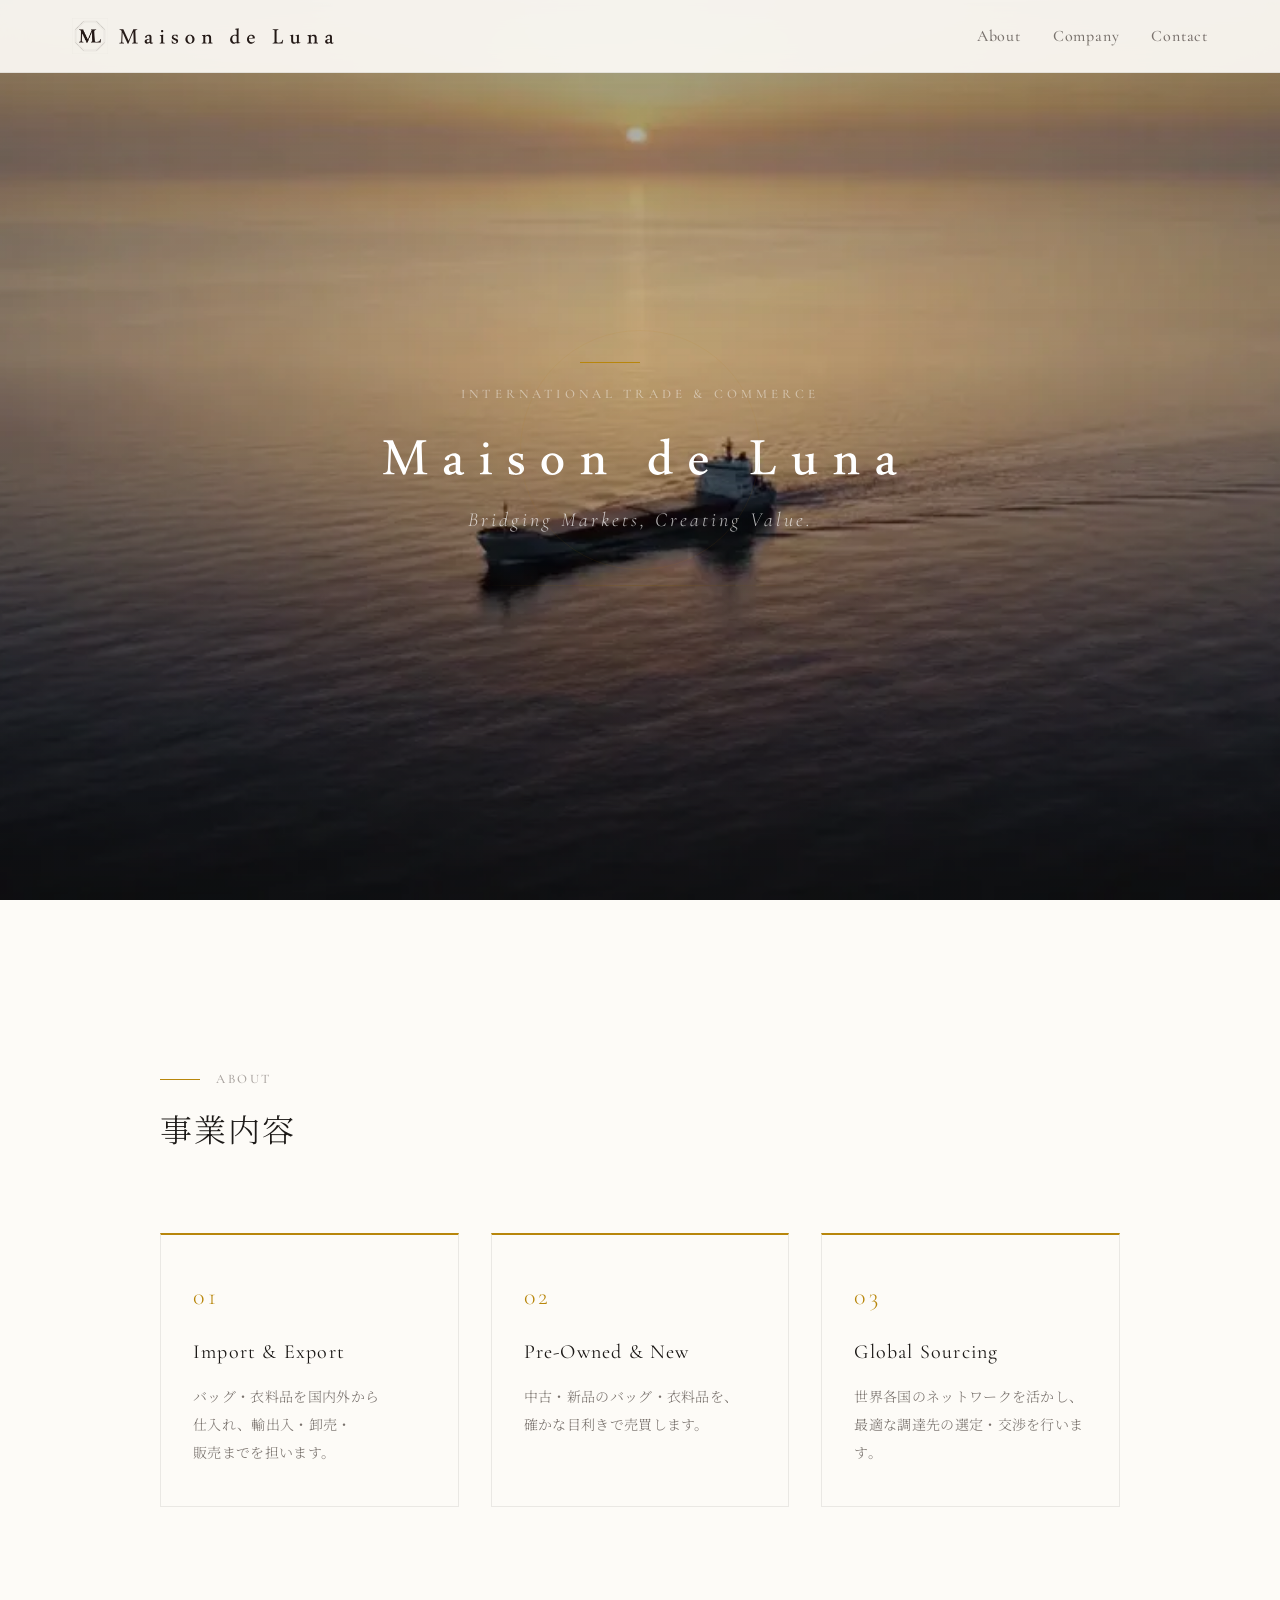
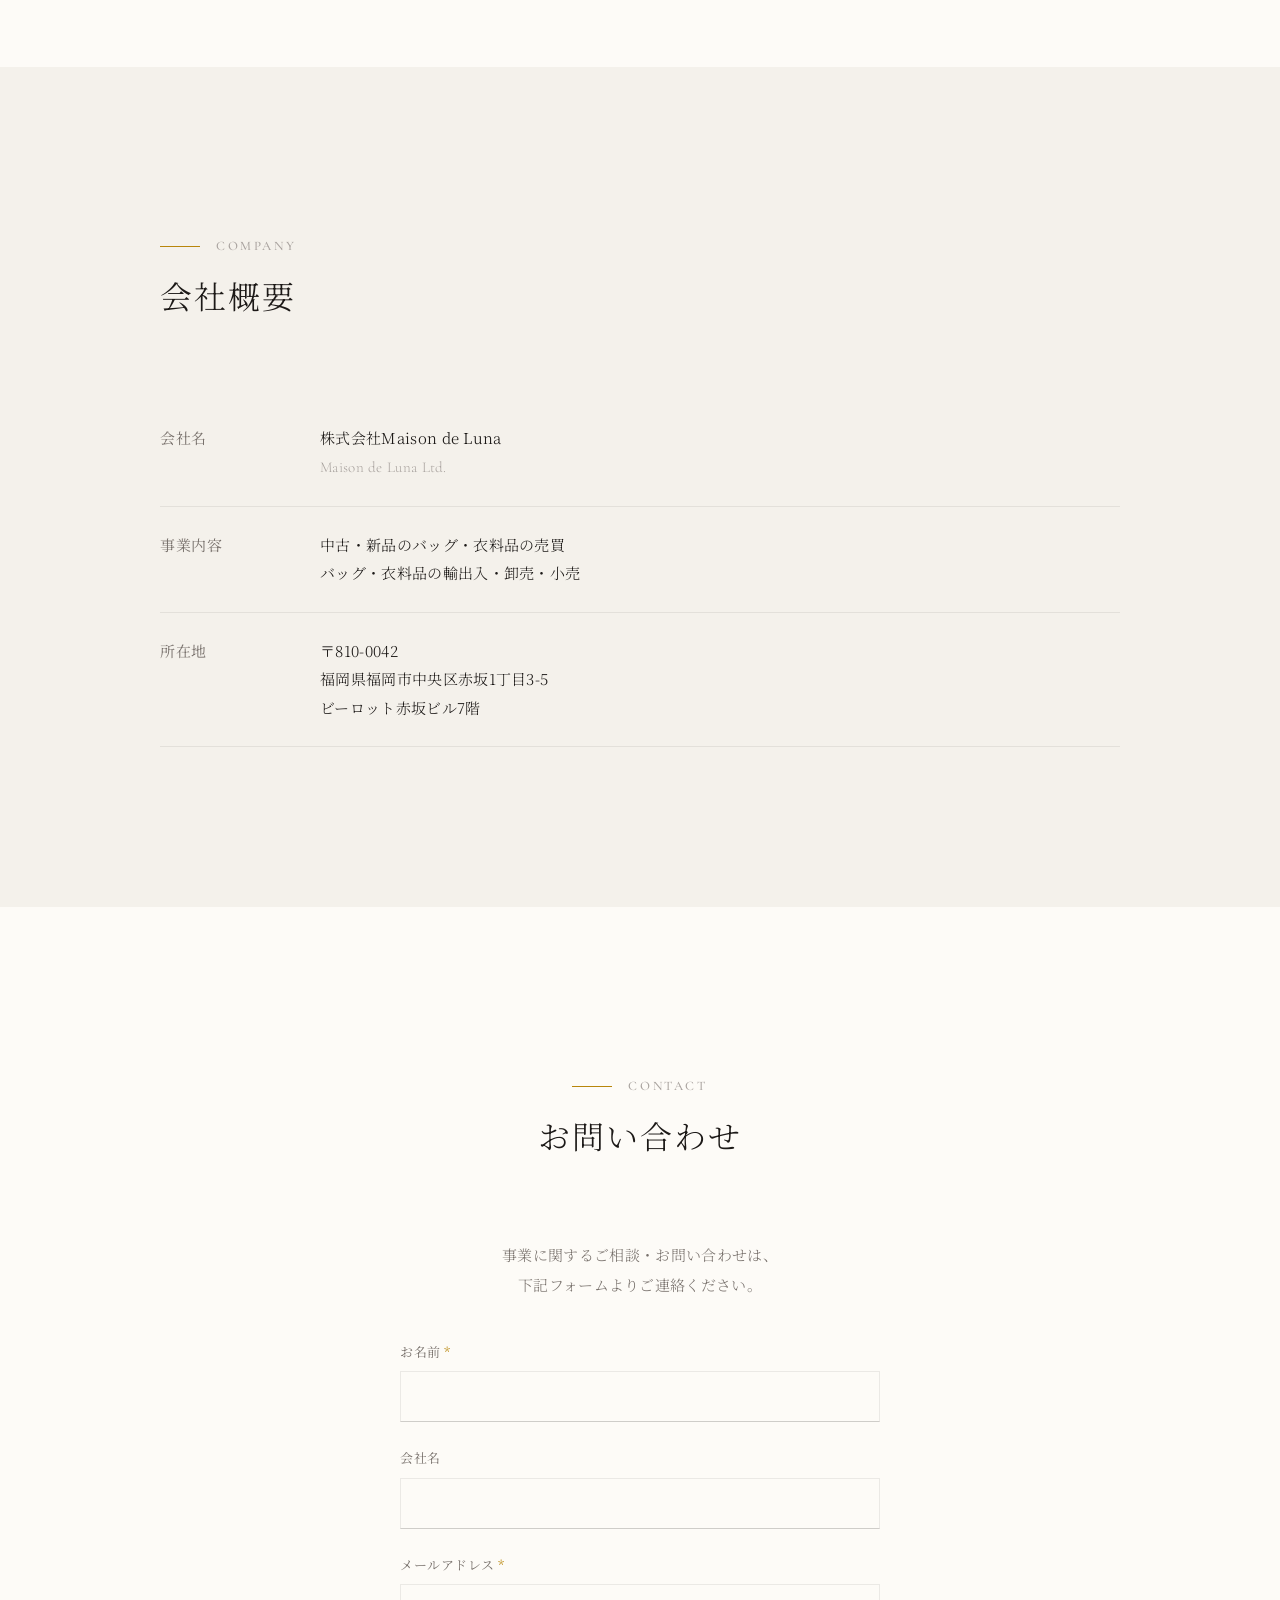
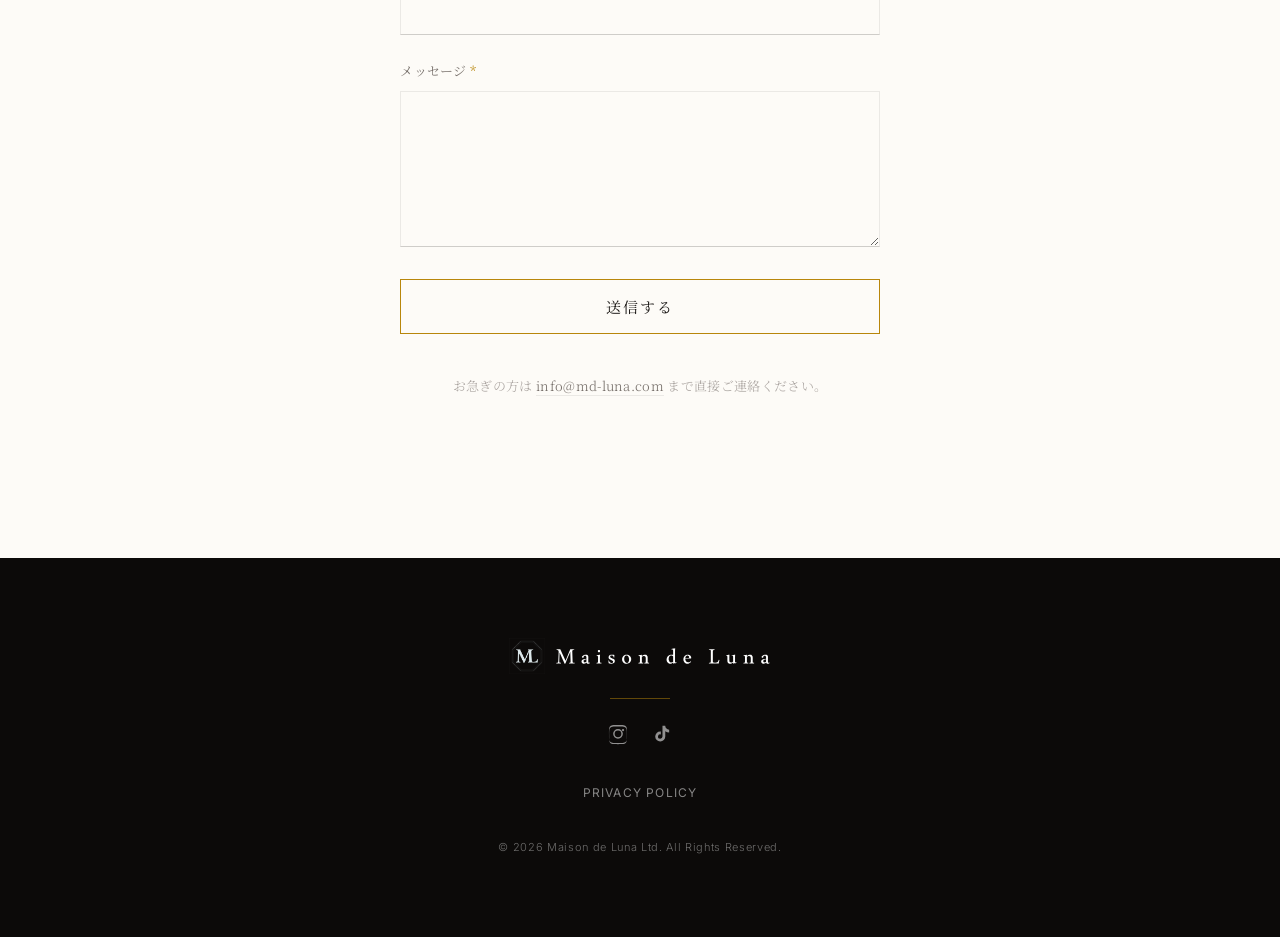
<file: index.html>
<!DOCTYPE html>
<html lang="ja">
<head>
  <meta charset="UTF-8">
  <meta name="viewport" content="width=device-width, initial-scale=1.0">
  <!-- Google Tag Manager -->
  <script>(function(w,d,s,l,i){w[l]=w[l]||[];w[l].push({'gtm.start':
  new Date().getTime(),event:'gtm.js'});var f=d.getElementsByTagName(s)[0],
  j=d.createElement(s),dl=l!='dataLayer'?'&l='+l:'';j.async=true;j.src=
  'https://www.googletagmanager.com/gtm.js?id='+i+dl;f.parentNode.insertBefore(j,f);
  })(window,document,'script','dataLayer','GTM-WRMP6C37');</script>
  <!-- End Google Tag Manager -->
  <title>Maison de Luna | International Trade & Commerce</title>
  <meta name="description" content="Maison de Luna Ltd. — 確かな目利きと国内外のネットワークで、バッグ・衣料品の輸出入・売買を手がけます。">
  <meta property="og:title" content="Maison de Luna | International Trade & Commerce">
  <meta property="og:description" content="確かな目利きと国内外のネットワークで、バッグ・衣料品の輸出入・売買を手がけます。">
  <meta property="og:type" content="website">
  <meta property="og:url" content="https://md-luna.com/">
  <meta property="og:image" content="https://md-luna.com/assets/og-image-wide.webp">
  <meta property="og:image:width" content="1344">
  <meta property="og:image:height" content="768">
  <link rel="icon" type="image/webp" href="assets/logo.png">
  <link rel="apple-touch-icon" href="assets/logo.png">
  <link rel="preconnect" href="https://fonts.googleapis.com">
  <link rel="preconnect" href="https://fonts.gstatic.com" crossorigin>
  <link href="https://fonts.googleapis.com/css2?family=Cormorant+Garamond:ital,wght@0,300;0,400;0,500;1,300&family=Inter:wght@300;400&family=Noto+Serif+JP:wght@300;400&display=swap" rel="stylesheet">
  <link rel="stylesheet" href="styles.css">
</head>
<body>

  <!-- Google Tag Manager (noscript) -->
  <noscript><iframe src="https://www.googletagmanager.com/ns.html?id=GTM-WRMP6C37"
  height="0" width="0" style="display:none;visibility:hidden"></iframe></noscript>
  <!-- End Google Tag Manager (noscript) -->

  <!-- ===== Header ===== -->
  <header class="header">
    <div class="header__inner">
      <a href="/" class="header__logo">
        <img src="assets/logo.png" alt="" class="header__logo-image">
        <img src="assets/logo_name.svg" alt="Maison de Luna" class="header__logo-name">
      </a>
      <nav class="header__nav" aria-label="Primary">
        <a href="#about">About</a>
        <a href="#company">Company</a>
        <a href="#contact">Contact</a>
      </nav>
    </div>
  </header>

  <!-- ===== Hero ===== -->
  <section class="hero">
    <video class="hero__video" autoplay muted loop playsinline poster="assets/hero-bg.webp" aria-hidden="true">
      <source src="assets/hero-bg.mp4" type="video/mp4">
    </video>
    <div class="hero__ornament" aria-hidden="true"></div>
    <div class="hero__inner">
      <p class="hero__sub">International Trade & Commerce</p>
      <h1 class="hero__title"><img src="assets/logo_name.svg" alt="Maison de Luna" class="hero__title-logo"></h1>
      <p class="hero__lead">Bridging Markets, Creating Value.</p>
    </div>
  </section>

  <!-- ===== About ===== -->
  <section class="section" id="about">
    <div class="section__inner">
      <span class="section__label js-reveal">About</span>
      <h2 class="section__heading js-reveal">事業内容</h2>

      <div class="about-grid">
        <div class="about-card js-reveal">
          <span class="about-card__num">01</span>
          <h3 class="about-card__title">Import & Export</h3>
          <p class="about-card__text">バッグ・衣料品を国内外から<br>仕入れ、輸出入・卸売・<br>販売までを担います。</p>
        </div>
        <div class="about-card js-reveal">
          <span class="about-card__num">02</span>
          <h3 class="about-card__title">Pre-Owned & New</h3>
          <p class="about-card__text">中古・新品のバッグ・衣料品を、<br>確かな目利きで売買します。</p>
        </div>
        <div class="about-card js-reveal">
          <span class="about-card__num">03</span>
          <h3 class="about-card__title">Global Sourcing</h3>
          <p class="about-card__text">世界各国のネットワークを活かし、<br>最適な調達先の選定・交渉を行います。</p>
        </div>
      </div>
    </div>
  </section>

  <!-- ===== Company ===== -->
  <section class="section section--dark" id="company">
    <div class="section__inner">
      <span class="section__label js-reveal">Company</span>
      <h2 class="section__heading js-reveal">会社概要</h2>

      <table class="info-table js-reveal">
        <tbody>
          <tr>
            <th>会社名</th>
            <td>株式会社Maison de Luna<br><span class="info-table__en">Maison de Luna Ltd.</span></td>
          </tr>
          <tr>
            <th>事業内容</th>
            <td>中古・新品のバッグ・衣料品の売買<br>バッグ・衣料品の輸出入・卸売・小売</td>
          </tr>
          <tr>
            <th>所在地</th>
            <td>〒810-0042<br>福岡県福岡市中央区赤坂1丁目3-5<br>ビーロット赤坂ビル7階</td>
          </tr>
        </tbody>
      </table>
    </div>
  </section>

  <!-- ===== Contact ===== -->
  <section class="section" id="contact">
    <div class="section__inner section__inner--narrow">
      <span class="section__label js-reveal">Contact</span>
      <h2 class="section__heading js-reveal">お問い合わせ</h2>
      <p class="contact-lead js-reveal">事業に関するご相談・お問い合わせは、<br>下記フォームよりご連絡ください。</p>

      <form class="contact-form js-reveal" action="https://formspree.io/f/xqewqoyg" method="POST">
        <div class="contact-form__group">
          <label class="contact-form__label" for="name">お名前 <span class="contact-form__required">*</span></label>
          <input class="contact-form__input" type="text" id="name" name="name" required autocomplete="name">
        </div>
        <div class="contact-form__group">
          <label class="contact-form__label" for="company">会社名</label>
          <input class="contact-form__input" type="text" id="company" name="company" autocomplete="organization">
        </div>
        <div class="contact-form__group">
          <label class="contact-form__label" for="email">メールアドレス <span class="contact-form__required">*</span></label>
          <input class="contact-form__input" type="email" id="email" name="email" required autocomplete="email">
        </div>
        <div class="contact-form__group">
          <label class="contact-form__label" for="message">メッセージ <span class="contact-form__required">*</span></label>
          <textarea class="contact-form__textarea" id="message" name="message" rows="6" required></textarea>
        </div>
        <button class="contact-form__submit" type="submit">送信する</button>
      </form>

      <p class="contact-note js-reveal">お急ぎの方は <a href="mailto:info@md-luna.com">info@md-luna.com</a> まで直接ご連絡ください。</p>
    </div>
  </section>

  <!-- ===== Footer ===== -->
  <footer class="footer">
    <div class="footer__inner">
      <p class="footer__logo">
        <img src="assets/logo.png" alt="" class="footer__logo-image">
        <img src="assets/logo_name.svg" alt="Maison de Luna" class="footer__logo-name">
      </p>
      <span class="footer__separator" aria-hidden="true"></span>
      <div class="footer__social">
        <a href="https://www.instagram.com/maison_de_luna_jp/" target="_blank" rel="noopener noreferrer" aria-label="Instagram（新しいタブで開く）">
          <svg class="footer__social-icon" viewBox="0 0 24 24" aria-hidden="true" focusable="false"><path d="M12 2.16c3.2 0 3.58.01 4.85.07 1.17.05 1.8.25 2.23.41.56.22.96.48 1.38.9.42.42.68.82.9 1.38.16.42.36 1.06.41 2.23.06 1.27.07 1.65.07 4.85s-.01 3.58-.07 4.85c-.05 1.17-.25 1.8-.41 2.23-.22.56-.48.96-.9 1.38-.42.42-.82.68-1.38.9-.42.16-1.06.36-2.23.41-1.27.06-1.65.07-4.85.07s-3.58-.01-4.85-.07c-1.17-.05-1.8-.25-2.23-.41a3.72 3.72 0 0 1-1.38-.9 3.72 3.72 0 0 1-.9-1.38c-.16-.42-.36-1.06-.41-2.23C2.17 15.58 2.16 15.2 2.16 12s.01-3.58.07-4.85c.05-1.17.25-1.8.41-2.23.22-.56.48-.96.9-1.38.42-.42.82-.68 1.38-.9.42-.16 1.06-.36 2.23-.41C8.42 2.17 8.8 2.16 12 2.16Zm0 1.62c-3.15 0-3.52.01-4.76.07-1.15.05-1.77.24-2.19.41-.55.21-.94.47-1.35.88-.41.41-.67.8-.88 1.35-.16.42-.36 1.04-.41 2.19-.06 1.24-.07 1.61-.07 4.76s.01 3.52.07 4.76c.05 1.15.24 1.77.41 2.19.21.55.47.94.88 1.35.41.41.8.67 1.35.88.42.16 1.04.36 2.19.41 1.24.06 1.61.07 4.76.07s3.52-.01 4.76-.07c1.15-.05 1.77-.24 2.19-.41.55-.21.94-.47 1.35-.88.41-.41.67-.8.88-1.35.16-.42.36-1.04.41-2.19.06-1.24.07-1.61.07-4.76s-.01-3.52-.07-4.76c-.05-1.15-.24-1.77-.41-2.19a3.63 3.63 0 0 0-.88-1.35 3.63 3.63 0 0 0-1.35-.88c-.42-.16-1.04-.36-2.19-.41-1.24-.06-1.61-.07-4.76-.07Zm0 2.76a5.3 5.3 0 1 1 0 10.6 5.3 5.3 0 0 1 0-10.6Zm0 1.62a3.68 3.68 0 1 0 0 7.36 3.68 3.68 0 0 0 0-7.36Zm5.49-1.63a1.24 1.24 0 1 1 0 2.48 1.24 1.24 0 0 1 0-2.48Z"/></svg>
        </a>
        <a href="https://www.tiktok.com/@maison_de_luna_jp" target="_blank" rel="noopener noreferrer" aria-label="TikTok（新しいタブで開く）">
          <svg class="footer__social-icon" viewBox="0 0 24 24" aria-hidden="true" focusable="false"><path d="M16.6 5.82a4.28 4.28 0 0 1-1.05-2.82h-3.02v11.86a2.44 2.44 0 0 1-2.44 2.35 2.44 2.44 0 1 1 .64-4.79V9.36a5.48 5.48 0 0 0-.64-.04 5.48 5.48 0 1 0 5.48 5.48V8.98a7.26 7.26 0 0 0 4.24 1.36V7.32a4.28 4.28 0 0 1-3.21-1.5Z"/></svg>
        </a>
      </div>
      <nav class="footer__nav">
        <a href="/privacy.html">Privacy Policy</a>
      </nav>
      <p class="footer__copy">&copy; 2026 Maison de Luna Ltd. All Rights Reserved.</p>
    </div>
  </footer>

  <script>
    // Scroll reveal — IntersectionObserver
    const observer = new IntersectionObserver((entries) => {
      entries.forEach(entry => {
        if (entry.isIntersecting) {
          entry.target.classList.add('is-visible');
          observer.unobserve(entry.target);
        }
      });
    }, { threshold: 0.15 });

    document.querySelectorAll('.js-reveal').forEach(el => observer.observe(el));

    // Header scroll state
    let ticking = false;
    window.addEventListener('scroll', () => {
      if (!ticking) {
        requestAnimationFrame(() => {
          document.querySelector('.header').classList.toggle('header--scrolled', window.scrollY > 10);
          ticking = false;
        });
        ticking = true;
      }
    });
  </script>

</body>
</html>
</file>
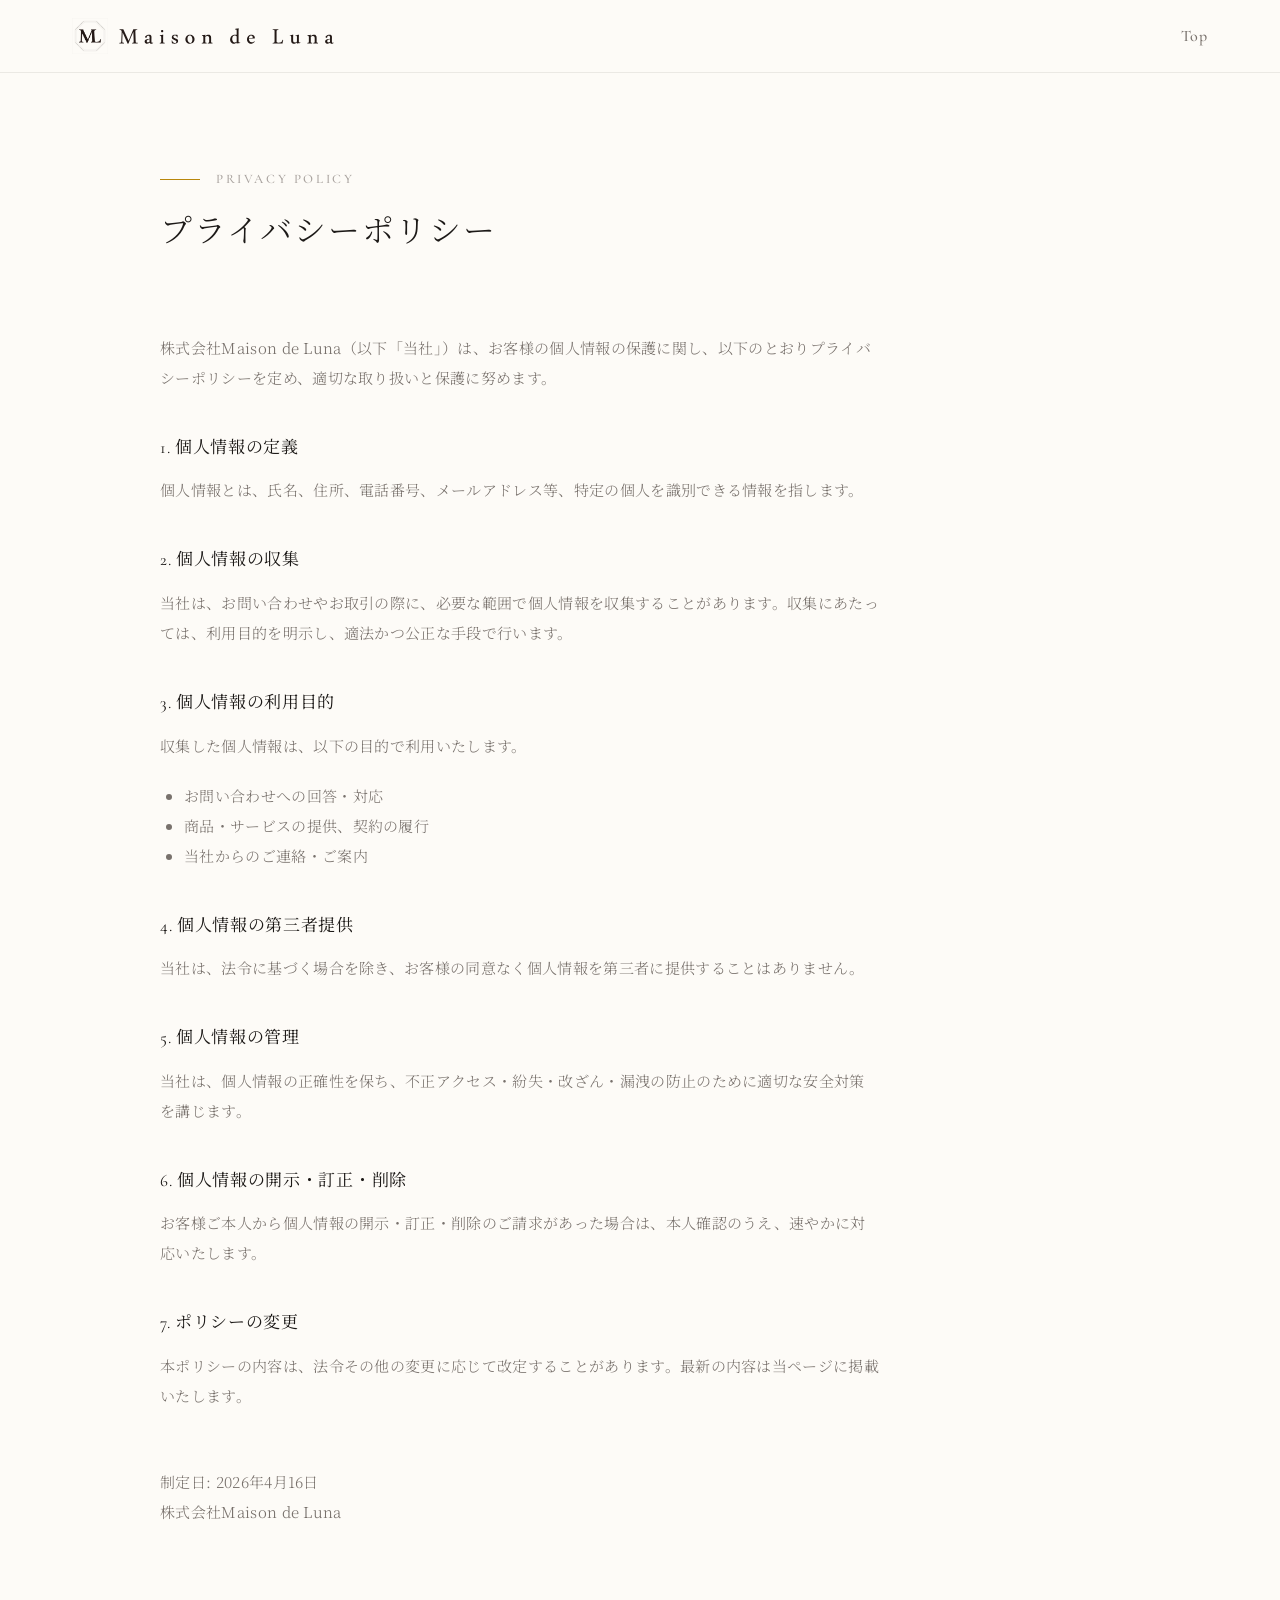
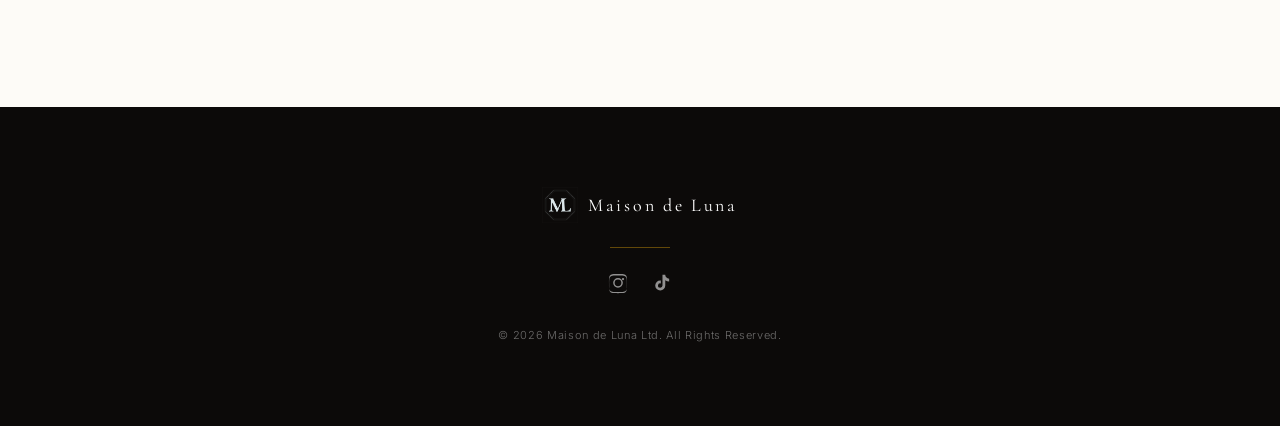
<file: privacy.html>
<!DOCTYPE html>
<html lang="ja">
<head>
  <meta charset="UTF-8">
  <meta name="viewport" content="width=device-width, initial-scale=1.0">
  <!-- Google Tag Manager -->
  <script>(function(w,d,s,l,i){w[l]=w[l]||[];w[l].push({'gtm.start':
  new Date().getTime(),event:'gtm.js'});var f=d.getElementsByTagName(s)[0],
  j=d.createElement(s),dl=l!='dataLayer'?'&l='+l:'';j.async=true;j.src=
  'https://www.googletagmanager.com/gtm.js?id='+i+dl;f.parentNode.insertBefore(j,f);
  })(window,document,'script','dataLayer','GTM-WRMP6C37');</script>
  <!-- End Google Tag Manager -->
  <title>Privacy Policy | Maison de Luna</title>
  <meta name="robots" content="noindex">
  <link rel="icon" type="image/webp" href="assets/logo.png">
  <link rel="apple-touch-icon" href="assets/logo.png">
  <link rel="preconnect" href="https://fonts.googleapis.com">
  <link rel="preconnect" href="https://fonts.gstatic.com" crossorigin>
  <link href="https://fonts.googleapis.com/css2?family=Cormorant+Garamond:ital,wght@0,300;0,400;0,500;1,300&family=Inter:wght@300;400&family=Noto+Serif+JP:wght@300;400&display=swap" rel="stylesheet">
  <link rel="stylesheet" href="styles.css">
</head>
<body>

  <!-- Google Tag Manager (noscript) -->
  <noscript><iframe src="https://www.googletagmanager.com/ns.html?id=GTM-WRMP6C37"
  height="0" width="0" style="display:none;visibility:hidden"></iframe></noscript>
  <!-- End Google Tag Manager (noscript) -->

  <!-- ===== Header ===== -->
  <header class="header">
    <div class="header__inner">
      <a href="/" class="header__logo">
        <img src="assets/logo.png" alt="" class="header__logo-image">
        <img src="assets/logo_name.svg" alt="Maison de Luna" class="header__logo-name">
      </a>
      <nav class="header__nav" aria-label="Primary">
        <a href="/">Top</a>
      </nav>
    </div>
  </header>

  <!-- ===== Privacy Policy ===== -->
  <section class="section section--privacy">
    <div class="section__inner">
      <span class="section__label">Privacy Policy</span>
      <h1 class="section__heading">プライバシーポリシー</h1>

      <div class="privacy-body">
        <p>株式会社Maison de Luna（以下「当社」）は、お客様の個人情報の保護に関し、以下のとおりプライバシーポリシーを定め、適切な取り扱いと保護に努めます。</p>

        <h2>1. 個人情報の定義</h2>
        <p>個人情報とは、氏名、住所、電話番号、メールアドレス等、特定の個人を識別できる情報を指します。</p>

        <h2>2. 個人情報の収集</h2>
        <p>当社は、お問い合わせやお取引の際に、必要な範囲で個人情報を収集することがあります。収集にあたっては、利用目的を明示し、適法かつ公正な手段で行います。</p>

        <h2>3. 個人情報の利用目的</h2>
        <p>収集した個人情報は、以下の目的で利用いたします。</p>
        <ul>
          <li>お問い合わせへの回答・対応</li>
          <li>商品・サービスの提供、契約の履行</li>
          <li>当社からのご連絡・ご案内</li>
        </ul>

        <h2>4. 個人情報の第三者提供</h2>
        <p>当社は、法令に基づく場合を除き、お客様の同意なく個人情報を第三者に提供することはありません。</p>

        <h2>5. 個人情報の管理</h2>
        <p>当社は、個人情報の正確性を保ち、不正アクセス・紛失・改ざん・漏洩の防止のために適切な安全対策を講じます。</p>

        <h2>6. 個人情報の開示・訂正・削除</h2>
        <p>お客様ご本人から個人情報の開示・訂正・削除のご請求があった場合は、本人確認のうえ、速やかに対応いたします。</p>

        <h2>7. ポリシーの変更</h2>
        <p>本ポリシーの内容は、法令その他の変更に応じて改定することがあります。最新の内容は当ページに掲載いたします。</p>

        <p class="privacy-date">制定日: 2026年4月16日<br>株式会社Maison de Luna</p>
      </div>
    </div>
  </section>

  <!-- ===== Footer ===== -->
  <footer class="footer">
    <div class="footer__inner">
      <p class="footer__logo">
        <img src="assets/logo.png" alt="Maison de Luna" class="footer__logo-image">
        Maison de Luna
      </p>
      <span class="footer__separator" aria-hidden="true"></span>
      <div class="footer__social">
        <a href="https://www.instagram.com/maison_de_luna_jp/" target="_blank" rel="noopener noreferrer" aria-label="Instagram（新しいタブで開く）">
          <svg class="footer__social-icon" viewBox="0 0 24 24" aria-hidden="true" focusable="false"><path d="M12 2.16c3.2 0 3.58.01 4.85.07 1.17.05 1.8.25 2.23.41.56.22.96.48 1.38.9.42.42.68.82.9 1.38.16.42.36 1.06.41 2.23.06 1.27.07 1.65.07 4.85s-.01 3.58-.07 4.85c-.05 1.17-.25 1.8-.41 2.23-.22.56-.48.96-.9 1.38-.42.42-.82.68-1.38.9-.42.16-1.06.36-2.23.41-1.27.06-1.65.07-4.85.07s-3.58-.01-4.85-.07c-1.17-.05-1.8-.25-2.23-.41a3.72 3.72 0 0 1-1.38-.9 3.72 3.72 0 0 1-.9-1.38c-.16-.42-.36-1.06-.41-2.23C2.17 15.58 2.16 15.2 2.16 12s.01-3.58.07-4.85c.05-1.17.25-1.8.41-2.23.22-.56.48-.96.9-1.38.42-.42.82-.68 1.38-.9.42-.16 1.06-.36 2.23-.41C8.42 2.17 8.8 2.16 12 2.16Zm0 1.62c-3.15 0-3.52.01-4.76.07-1.15.05-1.77.24-2.19.41-.55.21-.94.47-1.35.88-.41.41-.67.8-.88 1.35-.16.42-.36 1.04-.41 2.19-.06 1.24-.07 1.61-.07 4.76s.01 3.52.07 4.76c.05 1.15.24 1.77.41 2.19.21.55.47.94.88 1.35.41.41.8.67 1.35.88.42.16 1.04.36 2.19.41 1.24.06 1.61.07 4.76.07s3.52-.01 4.76-.07c1.15-.05 1.77-.24 2.19-.41.55-.21.94-.47 1.35-.88.41-.41.67-.8.88-1.35.16-.42.36-1.04.41-2.19.06-1.24.07-1.61.07-4.76s-.01-3.52-.07-4.76c-.05-1.15-.24-1.77-.41-2.19a3.63 3.63 0 0 0-.88-1.35 3.63 3.63 0 0 0-1.35-.88c-.42-.16-1.04-.36-2.19-.41-1.24-.06-1.61-.07-4.76-.07Zm0 2.76a5.3 5.3 0 1 1 0 10.6 5.3 5.3 0 0 1 0-10.6Zm0 1.62a3.68 3.68 0 1 0 0 7.36 3.68 3.68 0 0 0 0-7.36Zm5.49-1.63a1.24 1.24 0 1 1 0 2.48 1.24 1.24 0 0 1 0-2.48Z"/></svg>
        </a>
        <a href="https://www.tiktok.com/@maison_de_luna_jp" target="_blank" rel="noopener noreferrer" aria-label="TikTok（新しいタブで開く）">
          <svg class="footer__social-icon" viewBox="0 0 24 24" aria-hidden="true" focusable="false"><path d="M16.6 5.82a4.28 4.28 0 0 1-1.05-2.82h-3.02v11.86a2.44 2.44 0 0 1-2.44 2.35 2.44 2.44 0 1 1 .64-4.79V9.36a5.48 5.48 0 0 0-.64-.04 5.48 5.48 0 1 0 5.48 5.48V8.98a7.26 7.26 0 0 0 4.24 1.36V7.32a4.28 4.28 0 0 1-3.21-1.5Z"/></svg>
        </a>
      </div>
      <p class="footer__copy">&copy; 2026 Maison de Luna Ltd. All Rights Reserved.</p>
    </div>
  </footer>

</body>
</html>
</file>
<file: styles.css>
/* ========================================
   Maison de Luna — Corporate Site
   Design: Luxury / Warm Monotone / Serif
   ======================================== */

/* --- Custom Properties --- */
:root {
  --color-bg: #FDFBF7;
  --color-bg-alt: #F4F1EB;
  --color-text: #1C1917;
  --color-text-muted: #78716C;
  --color-text-light: #A8A29E;
  --color-accent: #B8860B;
  --color-accent-light: rgba(184, 134, 11, 0.12);
  --color-border: rgba(28, 25, 23, 0.08);
  --color-hero-bg: #0C0A09;
  --color-footer-bg: #0C0A09;

  --font-serif: "Cormorant Garamond", "Noto Serif JP", serif;
  --font-sans: "Inter", "Noto Serif JP", sans-serif;
  --font-body-jp: "Noto Serif JP", serif;

  --ease-luxury: cubic-bezier(0.25, 0.46, 0.45, 0.94);
}

/* --- Reset & Base --- */
*,
*::before,
*::after {
  margin: 0;
  padding: 0;
  box-sizing: border-box;
}

html {
  font-size: 16px;
  scroll-behavior: smooth;
  -webkit-font-smoothing: antialiased;
  -moz-osx-font-smoothing: grayscale;
}

body {
  font-family: var(--font-sans);
  font-weight: 300;
  color: var(--color-text);
  background: var(--color-bg);
  line-height: 1.8;
  letter-spacing: 0.02em;
}

a {
  color: inherit;
  text-decoration: none;
}

img {
  max-width: 100%;
  height: auto;
  display: block;
}

/* --- Scroll offset for fixed header --- */
[id] {
  scroll-margin-top: 80px;
}

/* --- Header --- */
.header {
  position: fixed;
  top: 0;
  left: 0;
  right: 0;
  z-index: 100;
  background: rgba(253, 251, 247, 0.92);
  backdrop-filter: blur(12px);
  -webkit-backdrop-filter: blur(12px);
  border-bottom: 1px solid var(--color-border);
  transition: box-shadow 0.4s var(--ease-luxury), border-color 0.4s var(--ease-luxury);
}

.header--scrolled {
  box-shadow: 0 1px 20px rgba(0, 0, 0, 0.04);
  border-bottom-color: rgba(28, 25, 23, 0.1);
}

.header__inner {
  max-width: 1200px;
  margin: 0 auto;
  padding: 0 32px;
  height: 72px;
  display: flex;
  align-items: center;
  justify-content: space-between;
}

.header__logo {
  display: flex;
  align-items: center;
  gap: 10px;
  font-family: var(--font-serif);
  font-size: 1.25rem;
  font-weight: 400;
  letter-spacing: 0.12em;
  color: var(--color-text);
}

.header__logo-image {
  height: 36px;
  width: auto;
}

.header__logo-name {
  height: 18px;
  width: auto;
}

.header__nav {
  display: flex;
  gap: 32px;
}

.header__nav a {
  position: relative;
  font-family: var(--font-serif);
  font-size: 1rem;
  font-weight: 500;
  letter-spacing: 0.05em;
  color: var(--color-text-muted);
  transition: color 0.3s var(--ease-luxury);
}

.header__nav a::after {
  content: "";
  position: absolute;
  bottom: -4px;
  left: 0;
  width: 100%;
  height: 1px;
  background: var(--color-accent);
  transform: scaleX(0);
  transform-origin: left;
  transition: transform 0.4s var(--ease-luxury);
}

.header__nav a:hover {
  color: var(--color-text);
}

.header__nav a:hover::after {
  transform: scaleX(1);
}

/* --- Hero --- */
.hero {
  min-height: 100vh;
  display: flex;
  align-items: center;
  justify-content: center;
  text-align: center;
  background: var(--color-hero-bg);
  color: #fff;
  position: relative;
  overflow: hidden;
}

.hero__video {
  position: absolute;
  inset: 0;
  width: 100%;
  height: 100%;
  object-fit: cover;
}

.hero::before {
  content: "";
  position: absolute;
  inset: 0;
  background: linear-gradient(180deg, rgba(12, 10, 9, 0.4) 0%, rgba(12, 10, 9, 0.2) 40%, rgba(12, 10, 9, 0.6) 100%);
  z-index: 1;
}

.hero::after {
  content: "";
  position: absolute;
  top: 65%;
  left: 50%;
  transform: translateX(-50%);
  width: min(40%, 320px);
  height: 1px;
  background: linear-gradient(90deg, transparent, rgba(184, 134, 11, 0.3), transparent);
  animation: heroLine 1.8s var(--ease-luxury) 1.5s both;
}

.hero__inner {
  position: relative;
  z-index: 1;
  padding: 0 32px;
}

/* Hero ornament — crescent moon arc */
.hero__ornament {
  position: absolute;
  top: 50%;
  left: 50%;
  transform: translate(-50%, -50%);
  width: 240px;
  height: 240px;
  border: 1px solid rgba(184, 134, 11, 0.08);
  border-radius: 50%;
  pointer-events: none;
  z-index: 2;
  animation: heroOrnament 2s var(--ease-luxury) 0.3s both;
}

.hero__sub {
  font-family: var(--font-serif);
  font-size: 0.8125rem;
  font-weight: 500;
  letter-spacing: 0.32em;
  text-transform: uppercase;
  color: rgba(255, 255, 255, 0.45);
  margin-bottom: 28px;
  position: relative;
  display: inline-block;
  animation: heroFadeUp 1s var(--ease-luxury) 0.3s both;
}

.hero__sub::before {
  content: "";
  display: block;
  width: 60px;
  height: 1px;
  background: var(--color-accent);
  margin: 0 auto 20px;
  animation: heroLine 1s var(--ease-luxury) 0.1s both;
}

.hero__title {
  font-family: var(--font-serif);
  font-size: clamp(2.5rem, 6vw, 4.5rem);
  font-weight: 300;
  letter-spacing: 0.20em;
  line-height: 1.2;
  margin-bottom: 24px;
  animation: heroFadeUp 1.2s var(--ease-luxury) 0.6s both;
}

/* KV ワードマーク（logo_name.svg）。内部塗り(near-black)を純白へ反転して動画上で表示 */
.hero__title-logo {
  display: block;
  width: min(520px, 74vw);
  max-width: 100%;
  height: auto;
  margin: 0 auto;
  filter: brightness(0) invert(1);
}

.hero__lead {
  font-family: var(--font-serif);
  font-size: clamp(1rem, 2vw, 1.25rem);
  font-weight: 300;
  font-style: italic;
  letter-spacing: 0.15em;
  color: rgba(255, 255, 255, 0.7);
  animation: heroFadeUp 1s var(--ease-luxury) 1.2s both;
}

/* Hero Animations */
@keyframes heroFadeUp {
  from {
    opacity: 0;
    transform: translateY(24px);
  }
  to {
    opacity: 1;
    transform: translateY(0);
  }
}

@keyframes heroLine {
  from {
    opacity: 0;
    transform: translateX(-50%) scaleX(0);
  }
  to {
    opacity: 1;
    transform: translateX(-50%) scaleX(1);
  }
}

@keyframes heroOrnament {
  from {
    opacity: 0;
    transform: translate(-50%, -50%) scale(0.8);
  }
  to {
    opacity: 1;
    transform: translate(-50%, -50%) scale(1);
  }
}

/* --- Section --- */
.section {
  padding: 160px 32px;
}

.section--dark {
  background: var(--color-bg-alt);
}

.section__inner {
  max-width: 960px;
  margin: 0 auto;
}

.section__inner--narrow {
  max-width: 640px;
  margin: 0 auto;
  text-align: center;
}

.section__label {
  display: inline-flex;
  align-items: center;
  gap: 16px;
  font-family: var(--font-serif);
  font-size: 0.8125rem;
  font-weight: 500;
  letter-spacing: 0.2em;
  text-transform: uppercase;
  color: var(--color-text-light);
  margin-bottom: 12px;
}

.section__label::before {
  content: "";
  display: block;
  width: 40px;
  height: 1px;
  background: var(--color-accent);
}

.section__heading {
  font-family: var(--font-serif);
  font-size: 2rem;
  font-weight: 300;
  letter-spacing: 0.06em;
  margin-bottom: 72px;
}

/* --- About Grid --- */
.about-grid {
  display: grid;
  grid-template-columns: repeat(3, 1fr);
  gap: 32px;
}

.about-card {
  padding: 40px 32px;
  border: 1px solid var(--color-border);
  border-top: 2px solid var(--color-accent);
  transition: transform 0.4s var(--ease-luxury), box-shadow 0.4s var(--ease-luxury);
}

.about-card:hover {
  transform: translateY(-4px);
  box-shadow: 0 12px 40px rgba(0, 0, 0, 0.06);
}

.about-card__num {
  display: block;
  font-family: var(--font-serif);
  font-size: 1.5rem;
  font-weight: 300;
  letter-spacing: 0.15em;
  color: var(--color-accent);
  margin-bottom: 16px;
}

.about-card__title {
  font-family: var(--font-serif);
  font-size: 1.25rem;
  font-weight: 400;
  letter-spacing: 0.06em;
  margin-bottom: 12px;
}

.about-card__text {
  font-family: var(--font-body-jp);
  font-size: 0.875rem;
  line-height: 2;
  color: var(--color-text-muted);
}

/* --- Info Table --- */
.info-table {
  width: 100%;
  border-collapse: collapse;
}

.info-table tr {
  border-bottom: 1px solid var(--color-border);
}

.info-table th,
.info-table td {
  padding: 24px 0;
  font-size: 0.9375rem;
  font-weight: 300;
  text-align: left;
  vertical-align: top;
}

.info-table th {
  width: 160px;
  color: var(--color-text-muted);
  font-family: var(--font-body-jp);
  font-weight: 400;
  letter-spacing: 0.04em;
}

.info-table td {
  font-family: var(--font-body-jp);
  color: var(--color-text);
  line-height: 1.9;
}

.info-table__en {
  font-family: var(--font-serif);
  font-size: 0.9375rem;
  letter-spacing: 0.02em;
  color: var(--color-text-light);
}

/* --- Contact --- */
.contact-lead {
  font-family: var(--font-body-jp);
  font-size: 0.9375rem;
  color: var(--color-text-muted);
  line-height: 2;
  margin-bottom: 40px;
}

.contact-email {
  display: inline-block;
  font-family: var(--font-sans);
  font-size: 1.125rem;
  font-weight: 400;
  letter-spacing: 0.12em;
  color: var(--color-text);
  padding: 16px 48px;
  border: 1px solid var(--color-accent);
  transition: all 0.4s var(--ease-luxury);
}

.contact-email:hover {
  background: var(--color-accent);
  color: #fff;
  transform: scale(1.02);
}

/* --- Contact Form --- */
.contact-form {
  max-width: 480px;
  margin: 0 auto 40px;
  text-align: left;
}

.contact-form__group {
  margin-bottom: 24px;
}

.contact-form__label {
  display: block;
  font-family: var(--font-body-jp);
  font-size: 0.8125rem;
  font-weight: 400;
  letter-spacing: 0.04em;
  color: var(--color-text-muted);
  margin-bottom: 8px;
}

.contact-form__required {
  color: var(--color-accent);
}

.contact-form__input,
.contact-form__textarea {
  width: 100%;
  font-family: var(--font-body-jp);
  font-size: 0.9375rem;
  font-weight: 300;
  color: var(--color-text);
  background: var(--color-bg);
  border: 1px solid var(--color-border);
  border-bottom: 1px solid rgba(28, 25, 23, 0.2);
  padding: 14px 16px;
  outline: none;
  transition: border-color 0.3s var(--ease-luxury), outline-color 0.3s var(--ease-luxury);
}

.contact-form__input:focus,
.contact-form__textarea:focus {
  border-color: var(--color-accent);
  outline: 2px solid var(--color-accent);
  outline-offset: 2px;
}

.contact-form__textarea {
  resize: vertical;
  min-height: 140px;
}

.contact-form__submit {
  display: block;
  width: 100%;
  font-family: var(--font-body-jp);
  font-size: 0.9375rem;
  font-weight: 400;
  letter-spacing: 0.12em;
  color: var(--color-text);
  background: transparent;
  border: 1px solid var(--color-accent);
  padding: 16px;
  cursor: pointer;
  transition: all 0.4s var(--ease-luxury);
}

.contact-form__submit:hover {
  background: var(--color-accent);
  color: #fff;
  transform: scale(1.02);
}

.contact-note {
  font-family: var(--font-body-jp);
  font-size: 0.8125rem;
  color: var(--color-text-light);
  text-align: center;
}

.contact-note a {
  color: var(--color-text-muted);
  border-bottom: 1px solid var(--color-border);
  transition: color 0.3s var(--ease-luxury), border-color 0.3s var(--ease-luxury);
}

.contact-note a:hover {
  color: var(--color-accent);
  border-color: var(--color-accent);
}

/* --- Footer --- */
.footer {
  background: var(--color-footer-bg);
  color: #fff;
  padding: 80px 32px;
  text-align: center;
}

.footer__inner {
  max-width: 960px;
  margin: 0 auto;
}

.footer__logo {
  display: flex;
  align-items: center;
  justify-content: center;
  gap: 10px;
  font-family: var(--font-serif);
  font-size: 1.125rem;
  font-weight: 400;
  letter-spacing: 0.15em;
  margin-bottom: 24px;
}

.footer__logo-image {
  height: 36px;
  width: auto;
  filter: invert(1);
}

/* フッターのワードマーク（logo_name.svg）。暗色背景のため near-black 塗りを純白へ反転（KVと同処理） */
.footer__logo-name {
  height: 18px;
  width: auto;
  filter: brightness(0) invert(1);
}

.footer__separator {
  display: block;
  width: 60px;
  height: 1px;
  background: var(--color-accent);
  margin: 0 auto 24px;
  opacity: 0.5;
}

/* --- Footer Social --- */
.footer__social {
  display: flex;
  align-items: center;
  justify-content: center;
  gap: 22px;
  margin-bottom: 32px;
}

.footer__social a {
  display: inline-flex;
  color: rgba(255, 255, 255, 0.55);
  transition: color 0.3s var(--ease-luxury);
}

.footer__social a:hover {
  color: var(--color-accent);
}

.footer__social a:focus-visible {
  outline: 2px solid var(--color-accent);
  outline-offset: 4px;
  border-radius: 2px;
}

.footer__social-icon {
  width: 22px;
  height: 22px;
  fill: currentColor;
  display: block;
}

.footer__nav {
  margin-bottom: 32px;
}

.footer__nav a {
  position: relative;
  font-size: 0.75rem;
  font-weight: 400;
  letter-spacing: 0.1em;
  text-transform: uppercase;
  color: rgba(255, 255, 255, 0.5);
  transition: color 0.3s var(--ease-luxury);
}

.footer__nav a:hover {
  color: #fff;
}

.footer__copy {
  font-size: 0.6875rem;
  color: rgba(255, 255, 255, 0.4);
  letter-spacing: 0.06em;
}

/* --- Privacy Page --- */
.section--privacy {
  padding-top: 160px;
}

.privacy-body {
  max-width: 720px;
}

.privacy-body p {
  font-family: var(--font-body-jp);
  font-size: 0.9375rem;
  color: var(--color-text-muted);
  line-height: 2;
  margin-bottom: 20px;
}

.privacy-body h2 {
  font-family: var(--font-serif);
  font-size: 1.0625rem;
  font-weight: 400;
  letter-spacing: 0.04em;
  color: var(--color-text);
  margin-top: 40px;
  margin-bottom: 12px;
}

.privacy-body ul {
  margin: 0 0 20px 24px;
  font-family: var(--font-body-jp);
  font-size: 0.9375rem;
  color: var(--color-text-muted);
  line-height: 2;
}

.privacy-date {
  margin-top: 56px;
  font-size: 0.8125rem;
  color: var(--color-text-light);
}

/* --- Scroll Reveal Animation --- */
.js-reveal {
  opacity: 0;
  transform: translateY(24px);
  transition: opacity 0.8s var(--ease-luxury), transform 0.8s var(--ease-luxury);
}

.js-reveal.is-visible {
  opacity: 1;
  transform: translateY(0);
}

/* Stagger delays for about cards */
.about-card.js-reveal:nth-child(2) { transition-delay: 0.15s; }
.about-card.js-reveal:nth-child(3) { transition-delay: 0.3s; }

/* --- Responsive --- */
@media (max-width: 768px) {
  [id] {
    scroll-margin-top: 68px;
  }

  .header__inner {
    padding: 0 10px;
    height: 60px;
  }

  .header__nav {
    gap: 20px;
  }

  .header__nav a {
    font-size: 0.875rem;
    letter-spacing: 0.04em;
  }

  /* モバイルはヘッダー幅が狭く、長いワードマーク＋ナビが収まらないため
     ヘッダーは月マーク(logo.png)のみ表示。ワードマークはヒーローで大きく見せる */
  .header__logo-name {
    display: none;
  }

  .hero {
    min-height: 85vh;
  }

  .hero__sub {
    font-size: 0.625rem;
    letter-spacing: 0.08em;
  }

  .hero__ornament {
    width: 160px;
    height: 160px;
  }

  .section {
    padding: 100px 24px;
  }

  .section__heading {
    font-size: 1.625rem;
    margin-bottom: 48px;
  }

  .about-grid {
    grid-template-columns: 1fr;
    gap: 24px;
  }

  .about-card {
    padding: 32px 24px;
  }

  .info-table th {
    display: block;
    width: 100%;
    padding-bottom: 4px;
  }

  .info-table td {
    display: block;
    padding-top: 0;
    padding-bottom: 20px;
  }

  .contact-email {
    display: block;
    width: 100%;
    text-align: center;
    font-size: 0.9375rem;
    padding: 16px 24px;
  }

  .section--privacy {
    padding-top: 100px;
  }

  .footer {
    padding: 56px 20px;
  }

  /* Smaller reveal distance on mobile */
  .js-reveal {
    transform: translateY(16px);
  }
}

/* --- Accessibility --- */
@media (prefers-reduced-motion: reduce) {
  .js-reveal {
    opacity: 1;
    transform: none;
    transition: none;
  }
  .hero__inner * {
    animation: none !important;
    opacity: 1 !important;
    transform: none !important;
  }
  .hero__ornament {
    animation: none !important;
    opacity: 1 !important;
  }
  .hero::after {
    animation: none !important;
    opacity: 1 !important;
  }
  html {
    scroll-behavior: auto;
  }
}
/* cache-bust 1776503434 */
</file>
